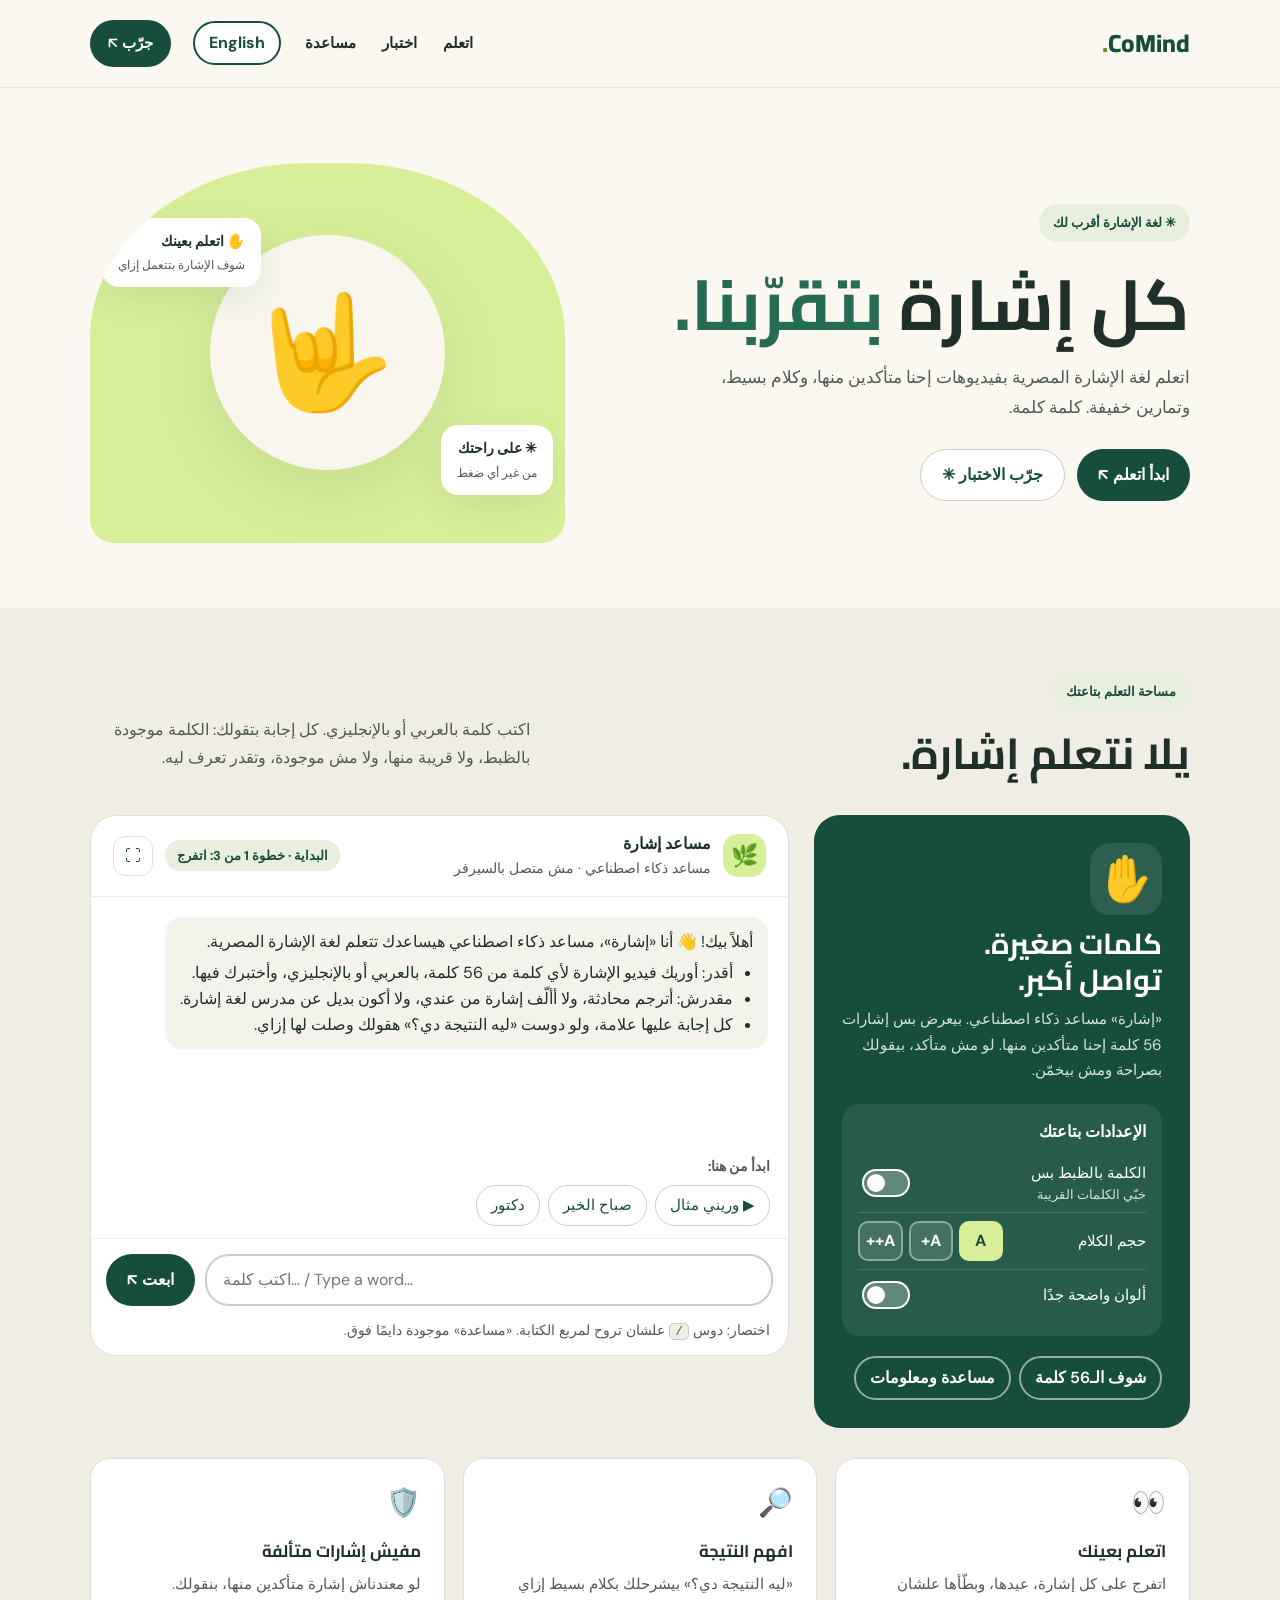
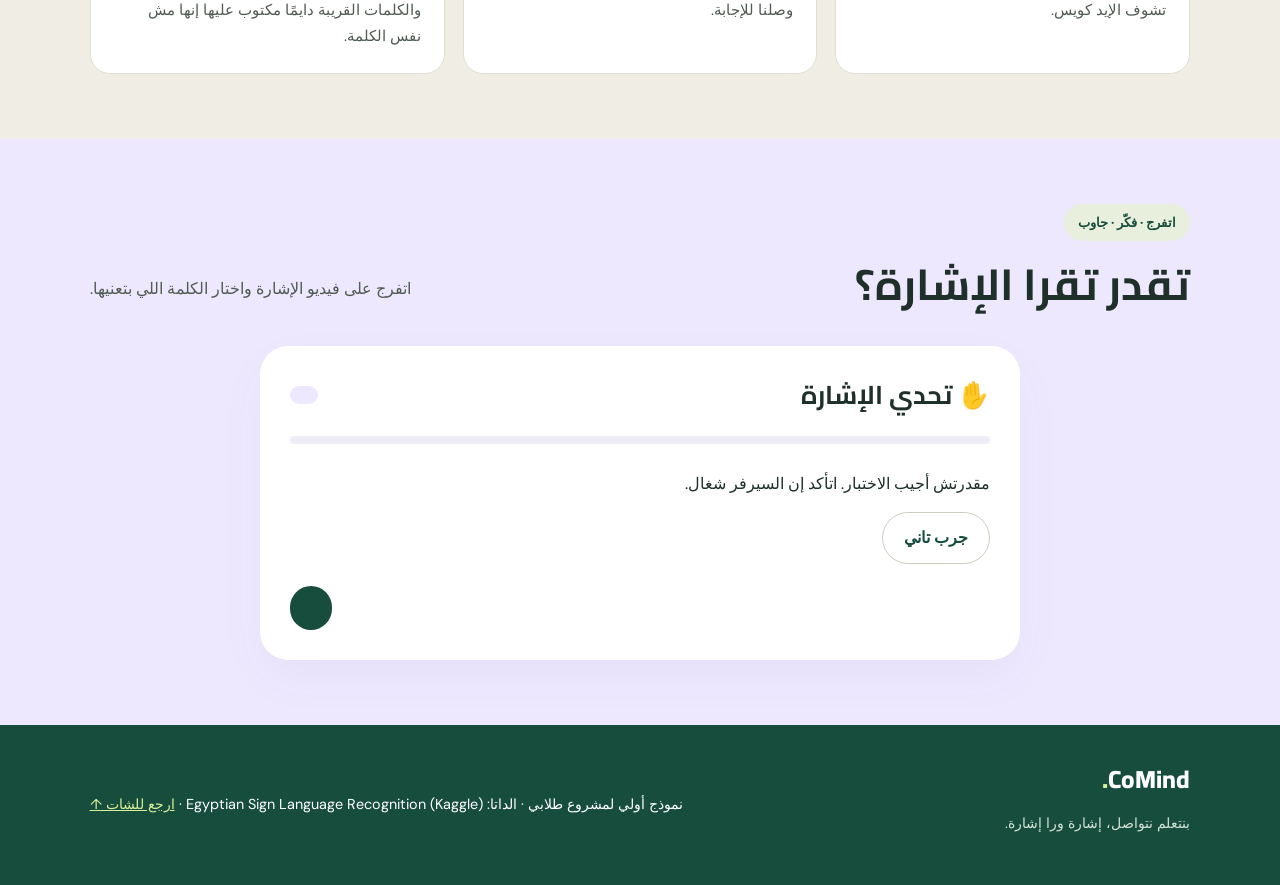
<file: ISHARA/frontend/index.html>
<!DOCTYPE html>
<html lang="ar" dir="rtl">
<head>
<meta charset="UTF-8">
<meta name="viewport" content="width=device-width, initial-scale=1.0">
<title>إشارة | اتعلم لغة الإشارة المصرية</title>
<link rel="icon" href="favicon.ico" type="image/x-icon">
<link rel="stylesheet" href="style.css">
</head>
<body>
<a class="skip-link" href="#userInput" data-i18n="skip">Skip to the chat</a>

<nav aria-label="Main" data-i18n-attr="aria-label:navLabel">
  <div class="logo">CoMind<span>.</span></div>
  <div class="nav-links">
    <a href="#learn" data-i18n="navLearn">Learn</a>
    <a href="#quiz" data-i18n="navQuiz">Quiz</a>
    <button type="button" class="linklike" onclick="openHelp()" data-i18n="navHelp">Help</button>
    <button type="button" class="lang-btn" id="langBtn" onclick="toggleLang()">English</button>
    <a href="#learn" class="nav-cta" onclick="focusInput()" data-i18n="navTry">Try it ↗</a>
  </div>
</nav>

<main>
<header class="hero">
  <div>
    <div class="eyebrow" data-i18n="heroEyebrow">✳ SIGN LANGUAGE, MADE CLOSER</div>
    <h1 data-i18n-html="heroTitle">Every sign brings us <em>closer.</em></h1>
    <p data-i18n="heroText">Discover Egyptian Sign Language through verified sign videos, clear labels, and interactive practice. One word at a time.</p>
    <div class="hero-buttons">
      <button class="btn btn-primary" onclick="document.querySelector('#learn').scrollIntoView(); focusInput()" data-i18n="heroStart">Start learning ↗</button>
      <button class="btn btn-light" onclick="document.querySelector('#quiz').scrollIntoView()" data-i18n="heroQuiz">Take the quiz ✳</button>
    </div>
  </div>
  <div class="hero-art" aria-hidden="true">
    <div class="float-card card-one"><span data-i18n="float1">✋ Visual learning</span><small data-i18n="float1s">See signs in action</small></div>
    <div class="art-circle">🤟</div>
    <div class="float-card card-two"><span data-i18n="float2">✳ Learn at your pace</span><small data-i18n="float2s">Practice without pressure</small></div>
  </div>
</header>

<section class="section chat-section" id="learn" aria-labelledby="learn-title">
  <div class="section-heading">
    <div>
      <div class="eyebrow" data-i18n="learnEyebrow">YOUR LEARNING SPACE</div>
      <h2 id="learn-title" data-i18n="learnTitle">Let's learn a sign.</h2>
    </div>
    <p data-i18n="learnText">Type a word in Arabic or English. Every answer tells you if it is an exact match, a close word, or not found, and you can see why.</p>
  </div>

  <div class="chat-layout">
    <aside class="chat-info" aria-labelledby="aboutTitle">
      <div>
        <div class="chat-icon" aria-hidden="true">✋</div>
        <h3 id="aboutTitle" data-i18n-html="aboutTitle">Small words.<br>Big connections.</h3>
        <p data-i18n="aboutText">CoMind is an AI assistant. It only shows signs from a dataset of 56 words that we are sure of. If it isn't sure, it tells you and doesn't guess.</p>
      </div>

      <div class="settings" role="group" aria-labelledby="settings-title">
        <h4 id="settings-title" data-i18n="setTitle">Your settings</h4>
        <div class="setting-row">
          <label for="exactOnly"><span data-i18n="setExact">Exact matches only</span><small data-i18n="setExactS">Hide close words</small></label>
          <input type="checkbox" role="switch" class="switch" id="exactOnly">
        </div>
        <div class="setting-row">
          <span class="lbl" id="sizeLabel" data-i18n="setSize">Text size</span>
          <div class="size-buttons" role="group" aria-labelledby="sizeLabel">
            <button type="button" data-scale="1" aria-pressed="true" data-i18n-attr="aria-label:size1">A</button>
            <button type="button" data-scale="1.25" aria-pressed="false" data-i18n-attr="aria-label:size2">A+</button>
            <button type="button" data-scale="1.5" aria-pressed="false" data-i18n-attr="aria-label:size3">A++</button>
          </div>
        </div>
        <div class="setting-row">
          <label for="highContrast" data-i18n="setContrast">High contrast</label>
          <input type="checkbox" role="switch" class="switch" id="highContrast">
        </div>
      </div>

      <div class="info-links">
        <button type="button" onclick="openBrowse()" data-i18n="browseBtn">Browse the 56 words</button>
        <button type="button" onclick="openHelp()" data-i18n="helpBtn">Help and data</button>
      </div>
    </aside>

    <div class="chatbox" id="chatbox">
      <div class="chat-header">
        <div class="bot-avatar" aria-hidden="true">🌿</div>
        <div>
          <strong data-i18n="botName">Ishara Assistant</strong>
          <small id="connStatus"></small>
        </div>
        <div class="stage-pill" id="stagePill"></div>
        <button class="chat-maximize" id="chatMaximize" type="button" aria-label="Maximize chat" title="Maximize chat">⛶</button>
      </div>

      <div class="messages" id="messages" role="log" aria-live="polite" aria-relevant="additions" data-i18n-attr="aria-label:convLabel"></div>

      <div class="quick-prompts" id="quickPrompts" role="group" data-i18n-attr="aria-label:suggLabel"></div>

      <form class="chat-input" id="chatForm" autocomplete="off">
        <label for="userInput" class="visually-hidden" data-i18n="inputLabel">Type a word in Arabic or English</label>
        <input id="userInput" dir="auto" maxlength="300" required data-i18n-attr="placeholder:inputPh">
        <button class="btn btn-primary" type="submit" data-i18n="send">Send ↗</button>
      </form>
      <div class="hint" data-i18n-html="hint"></div>
    </div>
  </div>

  <div class="features">
    <div class="feature">
      <div class="emoji" aria-hidden="true">👀</div>
      <h3 data-i18n="f1t">Learn visually</h3>
      <p data-i18n="f1p">Watch each sign, replay it, and slow it down to see the hands clearly.</p>
    </div>
    <div class="feature">
      <div class="emoji" aria-hidden="true">🔎</div>
      <h3 data-i18n="f2t">Understand the result</h3>
      <p data-i18n="f2p">“Why this result?” tells you in simple words how CoMind found each answer.</p>
    </div>
    <div class="feature">
      <div class="emoji" aria-hidden="true">🛡️</div>
      <h3 data-i18n="f3t">No made-up signs</h3>
      <p data-i18n="f3p">If we don't have a sign we're sure of, CoMind says so. Close words are always marked as not the same word.</p>
    </div>
  </div>
</section>

<section class="section quiz-section" id="quiz" aria-labelledby="quiz-title">
  <div class="section-heading">
    <div>
      <div class="eyebrow" data-i18n="quizEyebrow">WATCH · THINK · ANSWER</div>
      <h2 id="quiz-title" data-i18n="quizTitle">Can you read the sign?</h2>
    </div>
    <p data-i18n="quizText">Watch the sign video and choose the word it means.</p>
  </div>

  <div class="quiz-wrap">
    <div class="quiz-top">
      <h3 data-i18n="quizBox">✋ Sign Challenge</h3>
      <div class="score-pill" id="scorePill" aria-live="polite"></div>
    </div>
    <div class="progress" role="progressbar" aria-valuemin="0" aria-valuemax="5" aria-valuenow="0" id="progress" data-i18n-attr="aria-label:quizProgress">
      <div class="progress-bar" id="progressBar"></div>
    </div>
    <div id="quizContent"></div>
    <div class="quiz-bottom">
      <small id="quizStatus"></small>
      <button class="btn btn-primary" id="nextBtn" onclick="nextQuestion()" disabled></button>
    </div>
  </div>
</section>
</main>

<footer>
  <div>
    <div class="logo" style="color:white">CoMind<span style="color:var(--lime)">.</span></div>
    <p data-i18n="footTag">Learning to communicate, one sign at a time.</p>
  </div>
  <div style="font-size:.9rem"><span data-i18n="footData">A student prototype · Data: Egyptian Sign Language Recognition (Kaggle)</span> · <a href="#learn" data-i18n="footBack">Back to the chat ↑</a></div>
</footer>

<dialog id="browseDialog" aria-labelledby="browseTitle">
  <h2 id="browseTitle" data-i18n="browseTitle">All 56 words</h2>
  <p data-i18n="browseText">These are the only words CoMind can show. Choose one to see its sign.</p>
  <div class="word-grid" id="wordGrid"></div>
  <div class="close-row"><button class="btn btn-light" type="button" onclick="this.closest('dialog').close()" data-i18n="close">Close</button></div>
</dialog>

<dialog id="helpDialog" aria-labelledby="helpTitle">
  <h2 id="helpTitle" data-i18n="helpTitle">Help and data</h2>
  <div id="helpBody"></div>
  <div class="close-row"><button class="btn btn-primary" type="button" onclick="this.closest('dialog').close()" data-i18n="close">Close</button></div>
</dialog>

<script src="script.js" defer></script>
</body>
</html>
</file>
<file: ISHARA/frontend/style.css>
@import url('https://fonts.googleapis.com/css2?family=DM+Sans:wght@400;500;600;700;800&family=Playfair+Display:wght@600;700&family=Cairo:wght@400;600;700;800&display=swap');

:root {
  --green: #174d3d;
  --green2: #286b54;
  --cream: #faf8f0;
  --lime: #d8ef9a;
  --purple: #eee8ff;
  --ink: #1e3029;
  --muted: #4f5b53;            /* was #78847c (3.7:1). Now 6.7:1 on cream */
  --focus: #b45309;
  --scale: 1;
}

* { box-sizing: border-box; }
html { scroll-behavior: smooth; font-size: calc(16px * var(--scale)); }

body {
  margin: 0; overflow-x: hidden;
  background: var(--cream);
  color: var(--ink);
  font-family: 'DM Sans', 'Noto Sans Arabic', Arial, sans-serif;
  line-height: 1.5;
}
[lang="ar"], [dir="rtl"] { font-family: 'Cairo', 'Noto Sans Arabic', 'DM Sans', Arial, sans-serif; }
html[dir="rtl"] h1, html[dir="rtl"] h2, html[dir="rtl"] h3, html[dir="rtl"] .logo, html[dir="rtl"] dialog h2 { font-family: 'Cairo', Arial, sans-serif; letter-spacing: 0; }
html[dir="rtl"] .eyebrow { letter-spacing: 0; }
html[dir="rtl"] .entry-label .ar { font-family: 'Cairo', sans-serif; }

button, input { font: inherit; }
button { cursor: pointer; }

:focus-visible { outline: 3px solid var(--focus); outline-offset: 2px; }

.skip-link {
  position: absolute; inset-inline-start: 8px; top: -200px; background: var(--green); color: #fff;
  padding: 10px 16px; border-radius: 8px; z-index: 100;
}
.skip-link:focus { top: 8px; }
.visually-hidden {
  position: absolute !important; width: 1px; height: 1px; overflow: hidden;
  clip: rect(0 0 0 0); white-space: nowrap;
}

nav {
  display: flex; align-items: center; justify-content: space-between;
  padding: 20px 7%; border-bottom: 1px solid #e8e8dd; background: var(--cream);
  position: sticky; top: 0; z-index: 10;
}
.logo { font-size: 1.55rem; font-weight: 800; letter-spacing: -1px; color: var(--green); }
.logo span { color: #6f8a2c; }
.nav-links { display: flex; gap: 22px; align-items: center; }
.nav-links a, .nav-links button.linklike {
  text-decoration: none; color: var(--ink); font-size: .95rem; font-weight: 600;
  background: none; border: 0; padding: 6px 2px;
}
.nav-links a.nav-cta { background: var(--green); color: #fff !important; padding: 12px 18px; border-radius: 30px; }

.hero {
  padding: 75px 7% 65px; display: grid; grid-template-columns: 1.1fr .9fr; gap: 45px; align-items: center;
}
.eyebrow {
  display: inline-flex; align-items: center; gap: 8px; background: #e8efdc; color: var(--green);
  padding: 9px 14px; border-radius: 30px; font-size: .8rem; font-weight: 800; letter-spacing: .7px;
}
h1 {
  font-family: 'Playfair Display', serif; font-size: clamp(2.6rem, 5.5vw, 4.5rem);
  line-height: 1.08; letter-spacing: -2px; margin: 24px 0 20px;
}
h1 em { color: var(--green2); font-style: normal; }
.hero p { max-width: 520px; color: var(--muted); line-height: 1.8; font-size: 1.05rem; }
.hero-buttons { display: flex; gap: 12px; flex-wrap: wrap; margin-top: 27px; }

.btn {
  border: 0; border-radius: 30px; padding: 13px 21px; font-weight: 700; transition: transform .2s;
  min-height: 44px;
}
.btn:hover { transform: translateY(-2px); }
.btn-primary { background: var(--green); color: white; }
.btn-light { background: white; color: var(--green); border: 1px solid #c9cfbf; }
.btn-small { padding: 8px 14px; font-size: .9rem; min-height: 40px; }

.hero-art {
  min-height: 380px; background: var(--lime); border-radius: 46% 46% 24px 24px; position: relative;
  display: flex; justify-content: center; align-items: center; overflow: hidden;
}
.art-circle {
  width: 235px; height: 235px; border-radius: 50%; background: #f9f7ed; display: flex;
  align-items: center; justify-content: center; font-size: 110px; box-shadow: 0 20px 60px #476a3a22;
}
.float-card {
  position: absolute; background: white; border-radius: 17px; padding: 13px 16px;
  box-shadow: 0 12px 35px #243c2818; font-size: .9rem; font-weight: 700;
}
.float-card small { display: block; color: var(--muted); font-weight: 500; margin-top: 4px; }
.card-one { top: 55px; left: 12px; }
.card-two { bottom: 48px; right: 12px; }

.section { padding: 65px 7%; scroll-margin-top: 85px; }
.section-heading { display: flex; align-items: end; justify-content: space-between; gap: 20px; margin-bottom: 28px; }
.section-heading h2 { font-family: 'Playfair Display', serif; font-size: clamp(1.9rem, 4vw, 2.7rem); margin: 12px 0 0; letter-spacing: -1px; }
.section-heading p { color: var(--muted); max-width: 440px; line-height: 1.7; font-size: 1rem; }

.chat-section { background: #f0eee4; }
.chat-layout { display: grid; grid-template-columns: .7fr 1.3fr; gap: 25px; align-items: start; }

.chat-info {
  background: var(--green); color: white; border-radius: 26px; padding: 28px;
  display: flex; flex-direction: column; gap: 20px;
}
.chat-info h3 { font-family: 'Playfair Display', serif; font-size: 1.8rem; line-height: 1.25; margin: 10px 0; }
.chat-info p { color: #d4e2d8; line-height: 1.7; font-size: .95rem; margin: 0; }
.chat-icon { font-size: 44px; background: #ffffff18; width: 72px; height: 72px; display: grid; place-items: center; border-radius: 20px; }

.settings { background: #ffffff14; border-radius: 18px; padding: 16px; }
.settings h4 { margin: 0 0 10px; font-size: 1rem; }
.setting-row { display: flex; align-items: center; justify-content: space-between; gap: 10px; padding: 8px 0; border-top: 1px solid #ffffff22; }
.setting-row:first-of-type { border-top: 0; }
.setting-row label, .setting-row span.lbl { font-size: .95rem; }
.setting-row small { display: block; color: #d4e2d8; font-size: .8rem; }
.switch { appearance: none; width: 48px; height: 28px; border-radius: 20px; background: #ffffff44; position: relative; flex-shrink: 0; border: 2px solid #fff; }
.switch::after { content: ""; position: absolute; top: 3px; left: 3px; width: 18px; height: 18px; border-radius: 50%; background: #fff; transition: left .2s; }
.switch:checked { background: var(--lime); }
.switch:checked::after { left: 23px; background: var(--green); }
.size-buttons { display: flex; gap: 6px; }
.size-buttons button { background: #ffffff22; color: #fff; border: 2px solid #ffffff66; border-radius: 10px; min-width: 44px; min-height: 40px; font-weight: 700; }
.size-buttons button[aria-pressed="true"] { background: var(--lime); color: var(--green); border-color: var(--lime); }
.info-links { display: flex; flex-wrap: wrap; gap: 8px; }
.info-links button { background: transparent; color: #fff; border: 2px solid #ffffff88; border-radius: 30px; padding: 8px 14px; min-height: 40px; font-weight: 600; }

.chatbox {
  background: white; border-radius: 26px; border: 1px solid #e0e0d4; overflow: hidden;
  display: flex; flex-direction: column;
}
.chat-header { padding: 16px 22px; display: flex; align-items: center; gap: 12px; border-bottom: 1px solid #eee; }
.bot-avatar { width: 43px; height: 43px; border-radius: 15px; background: var(--lime); display: grid; place-items: center; font-size: 22px; }
.chat-header strong { display: block; font-size: 1rem; }
.chat-header small { color: var(--muted); font-size: .85rem; }
.stage-pill { margin-inline-start: auto; background: #e8efdc; color: var(--green); border-radius: 20px; padding: 6px 12px; font-size: .8rem; font-weight: 800; }

.messages {
  padding: 20px; display: flex; flex-direction: column; gap: 14px; flex: 1;
  min-height: 260px; max-height: 620px; overflow-y: auto;
}
.message { max-width: 92%; border-radius: 17px; padding: 12px 15px; font-size: 1rem; line-height: 1.6; }
.bot-message { background: #f3f3ec; align-self: flex-start; }
.user-message { background: var(--green); color: white; align-self: flex-end; }
.status-message { background: transparent; color: var(--muted); font-style: normal; align-self: flex-start; padding: 4px 8px; }
.message ul { margin: 6px 0 0; padding-inline-start: 20px; }

.quick-prompts { display: flex; flex-wrap: wrap; gap: 8px; padding: 0 18px 12px; }
.quick-label { width: 100%; font-size: .85rem; color: var(--muted); font-weight: 700; }
.quick-prompts button {
  background: white; border: 1px solid #c9d2c1; border-radius: 20px; padding: 8px 14px;
  font-size: .95rem; color: var(--green); min-height: 40px;
}

.chat-input { display: flex; gap: 10px; border-top: 1px solid #eee; padding: 15px; }
.chat-input input { min-width: 0; flex: 1; border: 2px solid #c9cfbf; border-radius: 24px; padding: 12px 16px; font-size: 1rem; }
.chat-input input:focus { border-color: var(--green2); }
.hint { padding: 0 18px 14px; font-size: .85rem; color: var(--muted); }
kbd { background: #f0eee4; border: 1px solid #c9cfbf; border-radius: 5px; padding: 0 5px; font-size: .8rem; }

/* Result card */
.result-card { margin-top: 10px; padding: 14px; border-radius: 15px; background: white; border: 1px solid #dfe4d6; }
.result-card + .result-card { margin-top: 10px; }
.badge {
  display: inline-flex; align-items: center; gap: 6px; font-weight: 800; font-size: .9rem;
  padding: 5px 11px; border-radius: 20px; border: 2px solid currentColor;
}
.badge .ico { font-size: 1rem; }
.badge-R1, .badge-R2 { color: #166534; background: #e6f5e8; }
.badge-R3 { color: #9a3412; background: #fff1e6; border-style: dashed; }
.badge-R4 { color: #475569; background: #eef2f6; }
.badge-R0, .badge-R5 { color: #1d4ed8; background: #e8f0ff; }
.badge-R6 { color: #7c2d12; background: #fef3c7; }
.badge-R7 { color: #7c2d12; background: #fef3c7; }
.entry-label { font-weight: 800; font-size: 1.1rem; margin: 10px 0 4px; }
.entry-label .ar { font-family: 'Cairo', 'Noto Sans Arabic', sans-serif; }
.entry-note { font-size: .9rem; color: #7c2d12; background: #fef3c7; border-radius: 10px; padding: 8px 10px; margin: 6px 0; }
.related-reason { font-size: .9rem; color: var(--ink); margin: 4px 0 6px; }
.result-card video { width: 100%; max-width: 420px; border-radius: 12px; margin-top: 8px; background: #eaf0df; display: block; }
.video-controls { display: flex; flex-wrap: wrap; gap: 6px; margin-top: 8px; }
.video-controls button { background: #f3f3ec; border: 1px solid #c9cfbf; border-radius: 10px; padding: 6px 10px; min-height: 40px; font-size: .9rem; }
.video-controls button[aria-pressed="true"] { background: var(--green); color: #fff; border-color: var(--green); }

.result-actions { display: flex; flex-wrap: wrap; gap: 8px; margin-top: 10px; align-items: center; }
.result-actions button { background: white; border: 1px solid #c9cfbf; border-radius: 20px; padding: 7px 13px; min-height: 40px; font-size: .9rem; color: var(--green); font-weight: 600; }
.result-actions .why-btn { background: var(--green); color: white; border-color: var(--green); }
.feedback-row { display: flex; gap: 6px; align-items: center; margin-inline-start: auto; }
.feedback-row button { min-width: 44px; }
.feedback-row button[aria-pressed="true"] { background: var(--lime); }
.reason-box { margin-top: 8px; padding: 10px; border: 1px dashed #c9cfbf; border-radius: 12px; font-size: .9rem; }
.reason-box fieldset { border: 0; margin: 0; padding: 0; display: flex; flex-wrap: wrap; gap: 8px 14px; }
.reason-box legend { font-weight: 700; margin-bottom: 6px; }

/* Why panel */
.why-panel { margin-top: 10px; background: #fbfbf6; border: 1px solid #dfe4d6; border-radius: 14px; padding: 14px; font-size: .92rem; }
.why-panel h4 { margin: 0 0 6px; font-size: 1rem; }
.why-panel .in-short { font-size: 1rem; font-weight: 600; margin: 0 0 10px; }
.why-panel dl { display: grid; grid-template-columns: max-content 1fr; gap: 6px 12px; margin: 0; }
.why-panel dt { font-weight: 700; color: var(--muted); }
.why-panel dd { margin: 0; overflow-wrap: anywhere; }
.why-panel table { width: 100%; border-collapse: collapse; margin-top: 8px; font-size: .88rem; }
.why-panel th, .why-panel td { text-align: start; border-bottom: 1px solid #e3e6dc; padding: 5px 6px; vertical-align: top; }
.why-panel caption { text-align: start; font-weight: 700; padding: 6px 0; }
.why-panel details { margin-top: 10px; }
.why-panel summary { font-weight: 700; cursor: pointer; }
.why-panel pre { white-space: pre-wrap; font-size: .8rem; background: #f3f3ec; padding: 8px; border-radius: 8px; max-height: 260px; overflow: auto; }

.handover-box { margin-top: 10px; background: #fff; border: 2px solid #7c2d12; border-radius: 12px; padding: 10px 12px; font-size: .92rem; }
.handover-box strong { display: block; margin-bottom: 4px; }

.features { display: grid; grid-template-columns: repeat(3,1fr); gap: 18px; margin-top: 30px; }
.feature { border: 1px solid #e0dfd4; background: white; padding: 23px; border-radius: 20px; }
.feature .emoji { font-size: 28px; }
.feature h3 { font-size: 1.05rem; margin: 15px 0 8px; }
.feature p { color: var(--muted); font-size: .95rem; line-height: 1.7; margin: 0; }

/* Quiz */
.quiz-section { background: var(--purple); }
.quiz-wrap { max-width: 760px; margin: 0 auto; background: white; border-radius: 28px; padding: 30px; box-shadow: 0 18px 50px #3226600a; }
.quiz-top { display: flex; justify-content: space-between; align-items: center; gap: 15px; }
.quiz-top h3 { font-family: 'Playfair Display', serif; font-size: 1.6rem; margin: 0; }
.score-pill { background: var(--purple); color: #59429a; border-radius: 25px; padding: 9px 14px; font-size: .9rem; font-weight: 800; }
.progress { height: 8px; background: #efedf5; border-radius: 10px; overflow: hidden; margin: 22px 0 28px; }
.progress-bar { height: 100%; width: 0%; background: #6a4fb3; transition: width .3s; }
.question-count { font-size: .85rem; color: #6a4fb3; font-weight: 800; text-transform: uppercase; letter-spacing: 1px; }
.question { font-size: 1.3rem; font-weight: 800; line-height: 1.5; margin: 12px 0 20px; }
.quiz-video-box { margin: 20px 0; padding: 12px; background: #f5f6ef; border-radius: 20px; }
.quiz-video { width: 100%; max-height: 340px; min-height: 220px; display: block; object-fit: contain; background: #eaf0df; border-radius: 18px; }
.quiz-video-label { font-size: .9rem; color: var(--muted); margin: 8px 4px 2px; }
.answers { display: grid; gap: 10px; }
.answer {
  display: flex; align-items: center; gap: 12px; width: 100%; text-align: start; padding: 14px 17px;
  background: white; border: 2px solid #e1ddeb; border-radius: 14px; color: var(--ink); font-size: 1.05rem;
}
.answer:hover:not(:disabled) { border-color: #286b54; background: #f3f8ef; }
.answer.correct { background: #e6f5e8; border-color: #166534; }
.answer.wrong { background: #fff0ed; border-color: #b42318; }
.answer:disabled { cursor: default; opacity: 1; }
.answer-letter { display: grid; place-items: center; width: 32px; height: 32px; flex-shrink: 0; border-radius: 10px; background: #f0eee4; font-weight: 800; }
.answer .mark { margin-inline-start: auto; font-weight: 800; }
.feedback { margin-top: 15px; font-size: 1rem; line-height: 1.6; font-weight: 600; }
.feedback small { display: block; font-weight: 500; color: var(--muted); }
.quiz-bottom { display: flex; justify-content: space-between; align-items: center; gap: 12px; margin-top: 22px; }
.quiz-bottom small { color: var(--muted); font-size: .9rem; }

dialog { border: 0; border-radius: 20px; padding: 24px; max-width: 640px; width: 92vw; box-shadow: 0 30px 80px #0004; color: var(--ink); }
dialog::backdrop { background: #0006; }
dialog h2 { margin-top: 0; font-family: 'Playfair Display', serif; }
dialog .close-row { display: flex; justify-content: flex-end; margin-top: 16px; }
.word-grid { display: grid; grid-template-columns: repeat(auto-fill, minmax(150px, 1fr)); gap: 8px; max-height: 55vh; overflow: auto; padding: 4px; }
.word-grid button { background: #f3f3ec; border: 1px solid #c9cfbf; border-radius: 12px; padding: 8px; text-align: start; min-height: 44px; }
.word-grid button span { display: block; font-size: .85rem; color: var(--muted); }
.help-badges { list-style: none; padding: 0; display: grid; gap: 8px; }

footer { background: var(--green); color: white; padding: 36px 7%; display: flex; justify-content: space-between; align-items: center; gap: 20px; flex-wrap: wrap; }
footer p { color: #d4e2d8; font-size: .9rem; }
footer a { color: var(--lime); }

/* High contrast mode */
body.hc { --cream: #ffffff; --ink: #000; --muted: #222; --green: #003322; --green2: #003322; }
body.hc .bot-message { background: #fff; border: 2px solid #000; }
body.hc .chat-section, body.hc .quiz-section { background: #fff; }
body.hc .hero p, body.hc .section-heading p { color: #000; }
body.hc .badge { background: #fff !important; color: #000 !important; }

@media (prefers-reduced-motion: reduce) {
  * { transition: none !important; animation: none !important; scroll-behavior: auto !important; }
}
@media(max-width:800px) {
  .hero { grid-template-columns: 1fr; padding-top: 45px; }
  .hero-art { min-height: 300px; }
  .chat-layout { grid-template-columns: 1fr; }
  .features { grid-template-columns: 1fr; }
  .section-heading { align-items: start; flex-direction: column; }
}
@media(max-width:520px) {
  nav { padding: 16px 5%; }
  .nav-links { gap: 10px; }
  .hero, .section { padding-left: 5%; padding-right: 5%; }
  .art-circle { width: 175px; height: 175px; font-size: 80px; }
  .quiz-wrap { padding: 20px; }
  .stage-pill { display: none; }
}

.lang-btn { background: #fff; border: 2px solid var(--green); color: var(--green); border-radius: 30px; padding: 8px 14px; font-weight: 700; min-height: 40px; }
.story { margin: 0 0 10px; padding-inline-start: 22px; }
.story li { margin-bottom: 4px; }
.why-panel .who { background: #eef2ea; border-radius: 10px; padding: 8px 10px; margin: 8px 0; }
.why-panel details.expert > summary { font-weight: 700; color: var(--green); }
html[dir="rtl"] .why-panel th, html[dir="rtl"] .why-panel td { text-align: right; }

.chatbox.maximized{position:fixed;inset:0;z-index:1000;width:100vw;height:100dvh;max-width:none;border-radius:0;display:flex;flex-direction:column}.chatbox.maximized .messages{flex:1;max-height:none}.chat-maximize{border:1px solid #dfe4d9;border-radius:12px;background:#fff;color:var(--green);width:40px;height:40px;flex:none}.video-fullscreen{margin-inline-start:auto}.video-frame:fullscreen video{width:100%;height:100vh;max-height:100vh;object-fit:contain;background:#07130f}
</file>
